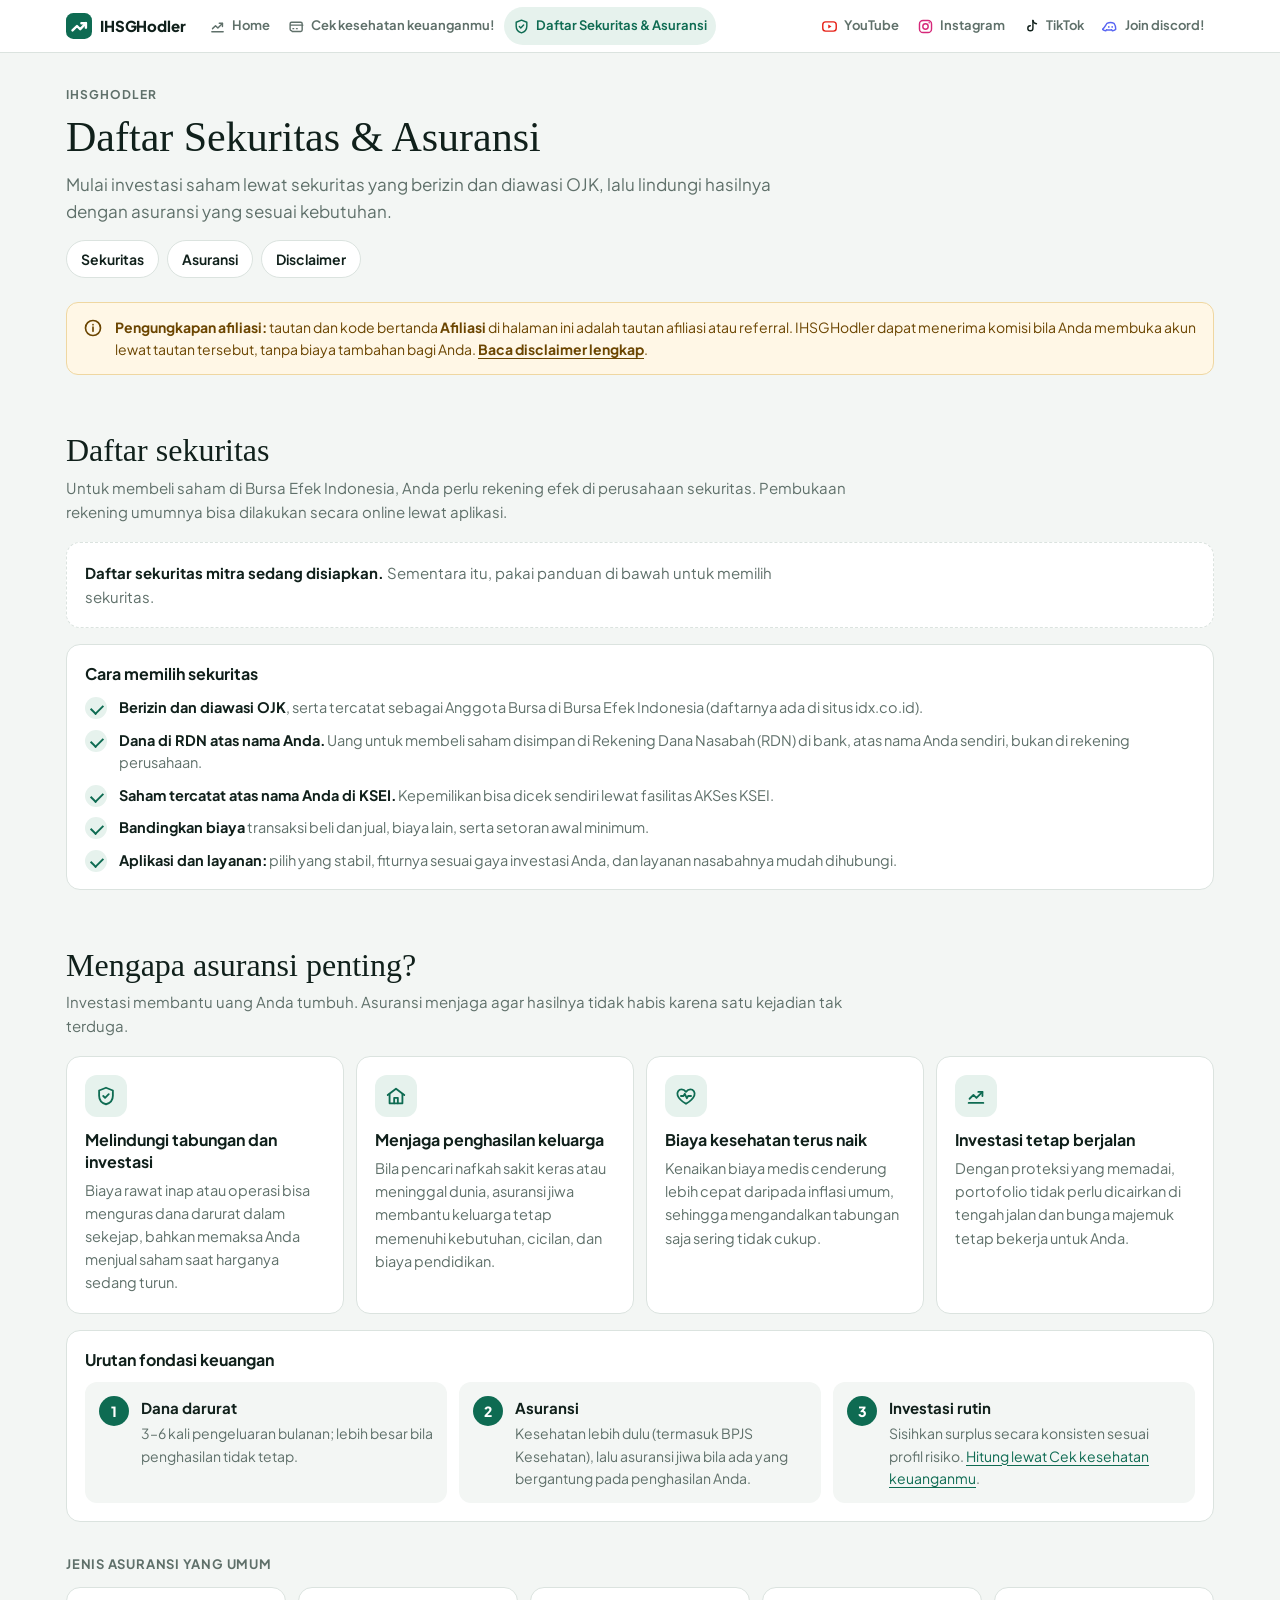
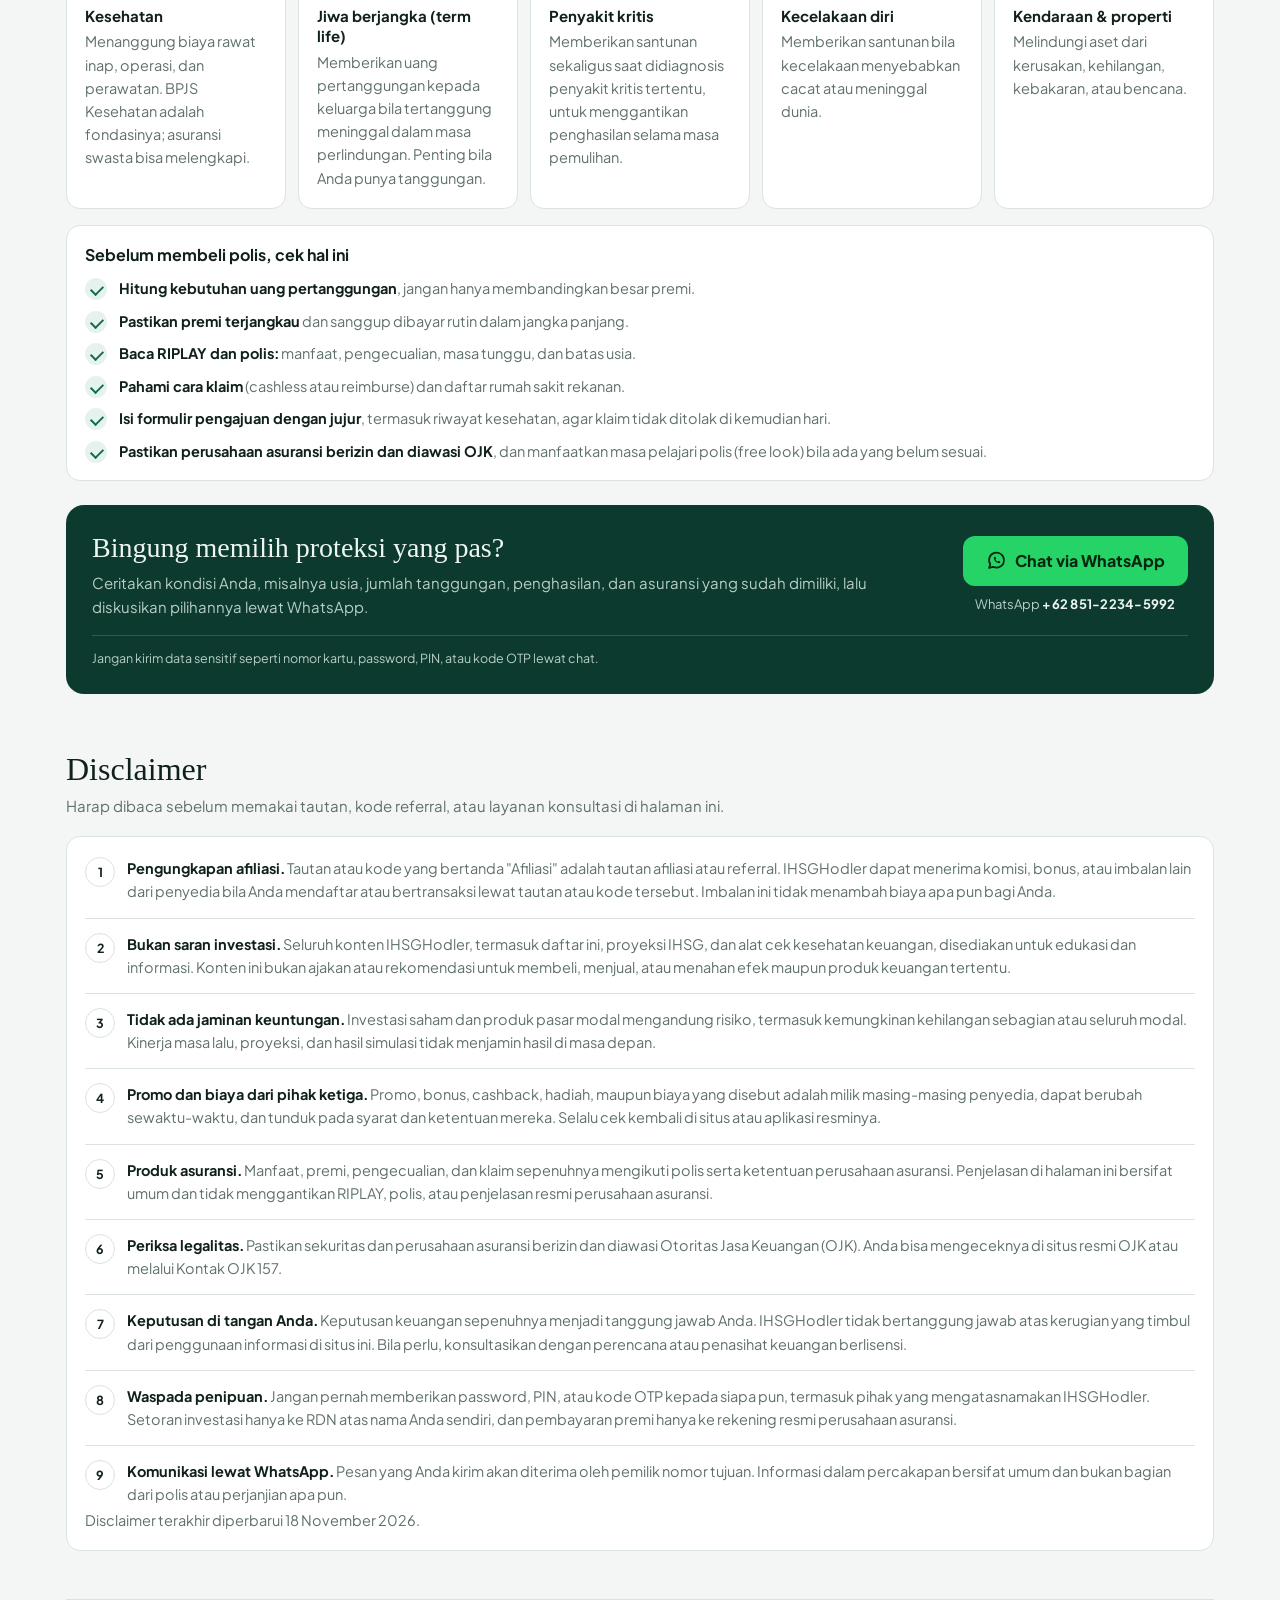
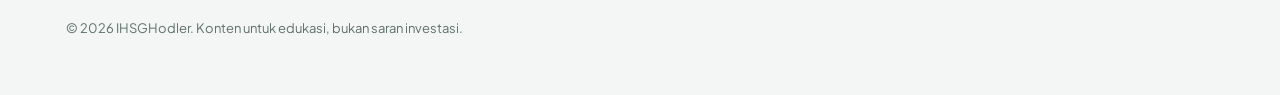
<file: sekuritas-asuransi.html>
<!doctype html>
<html lang="id" data-halaman="sekuritas-asuransi">
<head>
  <meta charset="utf-8">
  <meta name="viewport" content="width=device-width, initial-scale=1, viewport-fit=cover">
  <!-- Judul halaman dan nama menu diatur di pengaturan.js (id "sekuritas-asuransi"); judul di bawah hanya cadangan.
       Daftar sekuritas, link afiliasi, dan nomor WhatsApp juga diatur di pengaturan.js. -->
  <title>Daftar Sekuritas &amp; Asuransi · IHSGHodler</title>
  <meta name="description" content="Daftar sekuritas pilihan IHSGHodler, cara memilih sekuritas, pentingnya asuransi, konsultasi asuransi via WhatsApp, dan disclaimer lengkap.">
  <meta name="theme-color" content="#0e6b52">
  <link rel="preconnect" href="https://fonts.googleapis.com">
  <link rel="preconnect" href="https://fonts.gstatic.com" crossorigin>
  <link rel="stylesheet" href="https://fonts.googleapis.com/css2?family=Plus+Jakarta+Sans:wght@400;500;600;700;800&display=swap">
  <link rel="stylesheet" href="assets/menu-situs.css?v=ecea01ea">
  <style>
    :root {
      --bg: #f3f6f4; --panel: #ffffff; --fg: #10201b; --muted: #5f706a; --line: #dbe3df;
      --accent: #0e6b52; --accent-fg: #ffffff; --soft: #e6f2ed; --step: #f3f6f4;
      --note-bg: #fff7e6; --note-line: #efd7a1; --note-fg: #6b4500;
      --cta-bg: #0d3a2f; --cta-fg: #eef5f2; --cta-muted: #b9cec6; --cta-line: rgba(255, 255, 255, .16);
      --wa: #25d366; --wa-fg: #06260f;
      --serif: Georgia, "Times New Roman", serif;
      --sans: "Plus Jakarta Sans", system-ui, -apple-system, "Segoe UI", Roboto, sans-serif;
      color-scheme: light;
    }
    @media (prefers-color-scheme: dark) {
      :root {
        --bg: #0b1f1a; --panel: #12302a; --fg: #eef5f2; --muted: #9db3ab; --line: #24493f;
        --accent: #6fe3a5; --accent-fg: #06261c; --soft: rgba(111, 227, 165, .13); --step: #0f2722;
        --note-bg: #2b2412; --note-line: #5a4a1b; --note-fg: #f2d48c;
        --cta-bg: #14473a; --cta-fg: #eef5f2; --cta-muted: #acc8bd; --cta-line: rgba(255, 255, 255, .14);
        color-scheme: dark;
      }
    }
    * { box-sizing: border-box; }
    html { scroll-behavior: smooth; }
    body { margin: 0; background: var(--bg); color: var(--fg); font-family: var(--sans); font-size: 15px; line-height: 1.6; -webkit-font-smoothing: antialiased; }
    a { color: var(--accent); text-underline-offset: 3px; }
    :focus-visible { outline: 2px solid var(--accent); outline-offset: 2px; }
    .hal { max-width: 1180px; margin: 0 auto; padding: 32px max(16px, env(safe-area-inset-right, 0px)) 56px max(16px, env(safe-area-inset-left, 0px)); }

    .hero { display: grid; gap: 10px; max-width: 780px; }
    .eyebrow { margin: 0; font-size: 12px; font-weight: 700; letter-spacing: .08em; text-transform: uppercase; color: var(--muted); }
    h1 { margin: 0; font-family: var(--serif); font-weight: 400; font-size: clamp(30px, 5vw, 42px); line-height: 1.12; text-wrap: balance; }
    .lead { margin: 0; max-width: 64ch; font-size: 17px; line-height: 1.55; color: var(--muted); }
    .loncat { display: flex; flex-wrap: wrap; gap: 8px; margin-top: 6px; }
    .loncat a { display: inline-flex; align-items: center; min-height: 38px; padding: 0 14px; border: 1px solid var(--line); border-radius: 999px; background: var(--panel); color: var(--fg); text-decoration: none; font-weight: 650; font-size: 14px; }
    .loncat a:hover { border-color: var(--accent); color: var(--accent); }

    .ungkap { display: flex; gap: 12px; align-items: flex-start; margin-top: 24px; padding: 14px 16px; border: 1px solid var(--note-line); border-radius: 12px; background: var(--note-bg); color: var(--note-fg); font-size: 14px; line-height: 1.55; }
    .ungkap svg { flex: none; width: 20px; height: 20px; margin-top: 1px; }
    .ungkap p { margin: 0; }
    .ungkap a { color: inherit; font-weight: 700; }

    .bagian { margin-top: 56px; scroll-margin-top: 16px; }
    .bagian__kepala { max-width: 780px; margin-bottom: 18px; }
    .bagian__kepala h2 { margin: 0 0 6px; font-family: var(--serif); font-weight: 400; font-size: clamp(25px, 3.6vw, 32px); line-height: 1.2; text-wrap: balance; }
    .bagian__kepala p { margin: 0; color: var(--muted); }
    .subjudul { margin: 32px 0 12px; font-size: 13px; font-weight: 700; letter-spacing: .06em; text-transform: uppercase; color: var(--muted); }

    .kartu { min-width: 0; padding: 18px; border: 1px solid var(--line); border-radius: 14px; background: var(--panel); }
    .kartu h3 { margin: 0 0 6px; font-size: 16px; line-height: 1.35; }
    .kartu p { margin: 0; color: var(--muted); font-size: 14.5px; }
    .panduan { margin-top: 16px; }

    .tombol { display: inline-flex; align-items: center; justify-content: center; gap: 8px; min-height: 44px; padding: 0 18px; border: 1px solid transparent; border-radius: 12px; background: var(--accent); color: var(--accent-fg); text-decoration: none; font-weight: 750; font-size: 15px; white-space: nowrap; }
    .tombol:hover { filter: brightness(1.08); }
    .tombol svg { flex: none; width: 17px; height: 17px; }

    /* sekuritas */
    .grid-sek { display: grid; grid-template-columns: repeat(auto-fill, minmax(min(100%, 270px), 1fr)); gap: 12px; }
    .grid-sek[hidden], .kosong[hidden] { display: none; }
    .sek { display: flex; flex-direction: column; gap: 14px; }
    .sek__atas { display: flex; gap: 12px; align-items: flex-start; }
    .sek__logo { flex: none; width: 46px; height: 46px; display: grid; place-items: center; overflow: hidden; border-radius: 12px; font-weight: 800; font-size: 19px; background: hsl(var(--h) 42% 90%); color: hsl(var(--h) 55% 26%); }
    .sek__logo img { width: 100%; height: 100%; object-fit: contain; background: #fff; }
    @media (prefers-color-scheme: dark) { .sek__logo { background: hsl(var(--h) 30% 24%); color: hsl(var(--h) 70% 84%); } }
    .sek__nama { margin: 0; font-size: 16px; line-height: 1.3; }
    .sek__ket { margin: 3px 0 0; color: var(--muted); font-size: 14px; line-height: 1.5; }
    .lencana { display: inline-block; margin-top: 6px; padding: 1px 8px; border: 1px solid var(--note-line); border-radius: 999px; background: var(--note-bg); color: var(--note-fg); font-size: 11.5px; font-weight: 700; letter-spacing: .02em; }
    .sek__kode { display: flex; flex-wrap: wrap; align-items: center; gap: 8px; padding: 8px 10px; border: 1px dashed var(--line); border-radius: 10px; font-size: 13.5px; color: var(--muted); }
    .sek__kode code { font-family: ui-monospace, SFMono-Regular, Consolas, monospace; font-size: 14px; font-weight: 700; letter-spacing: .04em; color: var(--fg); }
    .salin { margin-left: auto; min-height: 32px; padding: 0 12px; border: 1px solid var(--line); border-radius: 8px; background: var(--panel); color: var(--fg); font: inherit; font-size: 13px; font-weight: 700; cursor: pointer; }
    .salin:hover { border-color: var(--accent); color: var(--accent); }
    .sek .tombol { margin-top: auto; }
    .kosong { display: flex; flex-wrap: wrap; align-items: center; justify-content: space-between; gap: 12px 20px; padding: 18px; border: 1px dashed var(--line); border-radius: 14px; background: var(--panel); }
    .kosong p { margin: 0; max-width: 64ch; color: var(--muted); }
    .kosong b { color: var(--fg); }

    .cek { list-style: none; margin: 12px 0 0; padding: 0; display: grid; gap: 10px; }
    .cek li { position: relative; padding-left: 34px; font-size: 14.5px; line-height: 1.55; color: var(--muted); }
    .cek li b { color: var(--fg); }
    .cek li::before { content: ""; position: absolute; left: 0; top: 1px; width: 22px; height: 22px; border-radius: 50%; background: var(--soft); }
    .cek li::after { content: ""; position: absolute; left: 8px; top: 6px; width: 6px; height: 10px; border: solid var(--accent); border-width: 0 2px 2px 0; transform: rotate(45deg); }

    /* asuransi */
    .grid-alasan { display: grid; grid-template-columns: repeat(auto-fit, minmax(min(100%, 240px), 1fr)); gap: 12px; }
    .alasan__ikon { width: 42px; height: 42px; display: grid; place-items: center; margin-bottom: 12px; border-radius: 12px; background: var(--soft); color: var(--accent); }
    .alasan__ikon svg { width: 22px; height: 22px; }
    .fondasi { margin-top: 16px; }
    .langkah { list-style: none; margin: 12px 0 0; padding: 0; display: grid; grid-template-columns: repeat(3, minmax(0, 1fr)); gap: 12px; }
    .langkah li { display: flex; gap: 12px; align-items: flex-start; padding: 14px; border-radius: 12px; background: var(--step); }
    .langkah__no { flex: none; width: 30px; height: 30px; display: grid; place-items: center; border-radius: 50%; background: var(--accent); color: var(--accent-fg); font-weight: 800; font-size: 14px; }
    .langkah b { display: block; font-size: 15px; }
    .langkah p { margin: 2px 0 0; font-size: 14px; }
    @media (max-width: 760px) { .langkah { grid-template-columns: minmax(0, 1fr); } }
    .grid-jenis { display: grid; grid-template-columns: repeat(auto-fit, minmax(min(100%, 210px), 1fr)); gap: 12px; }
    .jenis h4 { margin: 0 0 4px; font-size: 15px; line-height: 1.35; }

    .cta { margin-top: 24px; display: grid; grid-template-columns: minmax(0, 1fr) auto; align-items: center; gap: 16px 32px; padding: 26px; border-radius: 18px; background: var(--cta-bg); color: var(--cta-fg); }
    .cta h3 { margin: 0 0 6px; font-family: var(--serif); font-weight: 400; font-size: clamp(23px, 3vw, 28px); line-height: 1.2; }
    .cta p { margin: 0; color: var(--cta-muted); }
    .cta__aksi { display: grid; justify-items: center; gap: 8px; }
    .tombol--wa { min-height: 50px; padding: 0 22px; background: var(--wa); color: var(--wa-fg); font-size: 16px; }
    .tombol--wa svg { width: 21px; height: 21px; }
    .cta__nomor { font-size: 13px; color: var(--cta-muted); }
    .cta__nomor b { color: var(--cta-fg); font-weight: 700; letter-spacing: .02em; white-space: nowrap; }
    .cta__privasi { grid-column: 1 / -1; padding-top: 12px; border-top: 1px solid var(--cta-line); font-size: 12.5px; }
    @media (max-width: 680px) { .cta { grid-template-columns: minmax(0, 1fr); padding: 20px; } .cta__aksi { justify-items: stretch; text-align: center; } }

    /* disclaimer */
    .disclaimer ol { list-style: none; margin: 0; padding: 0; counter-reset: d; }
    .disclaimer li { counter-increment: d; position: relative; padding: 14px 0 14px 42px; border-bottom: 1px solid var(--line); font-size: 14.5px; line-height: 1.6; color: var(--muted); }
    .disclaimer li:first-child { padding-top: 2px; }
    .disclaimer li:first-child::before { top: 2px; }
    .disclaimer li:last-child { border-bottom: 0; padding-bottom: 2px; }
    .disclaimer li::before { content: counter(d); position: absolute; left: 0; top: 14px; width: 28px; height: 28px; display: grid; place-items: center; border: 1px solid var(--line); border-radius: 50%; font-size: 12.5px; font-weight: 700; color: var(--fg); }
    .disclaimer li b { color: var(--fg); }
    .diperbarui { margin: 12px 0 0; font-size: 12.5px; color: var(--muted); }

    .kaki { margin-top: 48px; padding-top: 18px; border-top: 1px solid var(--line); font-size: 13px; color: var(--muted); }
    .kaki p { margin: 0; }
    @media (prefers-reduced-motion: reduce) { html { scroll-behavior: auto; } }
  </style>
</head>
<body>
  <!-- Menu situs (nama & tautan di pengaturan.js) -->
  <script src="pengaturan.js?v=609b9a6d"></script>
  <script src="assets/menu-situs.js?v=0d80a92d"></script>

  <main class="hal" id="isi">
    <header class="hero">
      <p class="eyebrow" data-merek>IHSGHodler</p>
      <h1 data-judul-halaman>Daftar Sekuritas &amp; Asuransi</h1>
      <p class="lead">Mulai investasi saham lewat sekuritas yang berizin dan diawasi OJK, lalu lindungi hasilnya dengan asuransi yang sesuai kebutuhan.</p>
      <nav class="loncat" aria-label="Bagian halaman">
        <a href="#sekuritas">Sekuritas</a>
        <a href="#asuransi">Asuransi</a>
        <a href="#disclaimer">Disclaimer</a>
      </nav>
    </header>

    <aside class="ungkap" aria-label="Pengungkapan afiliasi">
      <svg viewBox="0 0 24 24" fill="none" stroke="currentColor" stroke-width="2" stroke-linecap="round" aria-hidden="true"><circle cx="12" cy="12" r="9"/><path d="M12 11v5M12 8h.01"/></svg>
      <p><b>Pengungkapan afiliasi:</b> tautan dan kode bertanda <b>Afiliasi</b> di halaman ini adalah tautan afiliasi atau referral. IHSGHodler dapat menerima komisi bila Anda membuka akun lewat tautan tersebut, tanpa biaya tambahan bagi Anda. <a href="#disclaimer">Baca disclaimer lengkap</a>.</p>
    </aside>

    <!-- ============================== SEKURITAS ============================== -->
    <section class="bagian" id="sekuritas" aria-labelledby="judul-sekuritas">
      <div class="bagian__kepala">
        <h2 id="judul-sekuritas">Daftar sekuritas</h2>
        <p>Untuk membeli saham di Bursa Efek Indonesia, Anda perlu rekening efek di perusahaan sekuritas. Pembukaan rekening umumnya bisa dilakukan secara online lewat aplikasi.</p>
      </div>

      <div class="grid-sek" id="daftar-sekuritas"></div>
      <div class="kosong" id="sekuritas-kosong" hidden>
        <p><b>Daftar sekuritas mitra sedang disiapkan.</b> Sementara itu, pakai panduan di bawah untuk memilih sekuritas.</p>
      </div>
      <noscript><div class="kosong"><p>Aktifkan JavaScript untuk melihat daftar sekuritas.</p></div></noscript>

      <div class="kartu panduan">
        <h3>Cara memilih sekuritas</h3>
        <ul class="cek">
          <li><b>Berizin dan diawasi OJK</b>, serta tercatat sebagai Anggota Bursa di Bursa Efek Indonesia (daftarnya ada di situs idx.co.id).</li>
          <li><b>Dana di RDN atas nama Anda.</b> Uang untuk membeli saham disimpan di Rekening Dana Nasabah (RDN) di bank, atas nama Anda sendiri, bukan di rekening perusahaan.</li>
          <li><b>Saham tercatat atas nama Anda di KSEI.</b> Kepemilikan bisa dicek sendiri lewat fasilitas AKSes KSEI.</li>
          <li><b>Bandingkan biaya</b> transaksi beli dan jual, biaya lain, serta setoran awal minimum.</li>
          <li><b>Aplikasi dan layanan:</b> pilih yang stabil, fiturnya sesuai gaya investasi Anda, dan layanan nasabahnya mudah dihubungi.</li>
        </ul>
      </div>
    </section>

    <!-- ============================== ASURANSI ============================== -->
    <section class="bagian" id="asuransi" aria-labelledby="judul-asuransi">
      <div class="bagian__kepala">
        <h2 id="judul-asuransi">Mengapa asuransi penting?</h2>
        <p>Investasi membantu uang Anda tumbuh. Asuransi menjaga agar hasilnya tidak habis karena satu kejadian tak terduga.</p>
      </div>

      <div class="grid-alasan">
        <article class="kartu">
          <span class="alasan__ikon"><svg viewBox="0 0 24 24" fill="none" stroke="currentColor" stroke-width="2" stroke-linecap="round" stroke-linejoin="round" aria-hidden="true"><path d="M12 3l7.5 3v5.6c0 4.6-3.1 8.1-7.5 9.4-4.4-1.3-7.5-4.8-7.5-9.4V6L12 3z"/><path d="M9 12l2 2 4-4"/></svg></span>
          <h3>Melindungi tabungan dan investasi</h3>
          <p>Biaya rawat inap atau operasi bisa menguras dana darurat dalam sekejap, bahkan memaksa Anda menjual saham saat harganya sedang turun.</p>
        </article>
        <article class="kartu">
          <span class="alasan__ikon"><svg viewBox="0 0 24 24" fill="none" stroke="currentColor" stroke-width="2" stroke-linecap="round" stroke-linejoin="round" aria-hidden="true"><path d="M3 11l9-7 9 7"/><path d="M5 10v10h14V10"/><path d="M10 20v-6h4v6"/></svg></span>
          <h3>Menjaga penghasilan keluarga</h3>
          <p>Bila pencari nafkah sakit keras atau meninggal dunia, asuransi jiwa membantu keluarga tetap memenuhi kebutuhan, cicilan, dan biaya pendidikan.</p>
        </article>
        <article class="kartu">
          <span class="alasan__ikon"><svg viewBox="0 0 24 24" fill="none" stroke="currentColor" stroke-width="2" stroke-linecap="round" stroke-linejoin="round" aria-hidden="true"><path d="M12 20.5s-7.4-4.5-9.1-9.1C1.7 8.1 4 4.8 7.2 4.8c2 0 3.6 1.1 4.8 2.7 1.2-1.6 2.8-2.7 4.8-2.7 3.2 0 5.5 3.3 4.3 6.6-1.7 4.6-9.1 9.1-9.1 9.1z"/><path d="M6.5 12h2.8l1.4-2.4 2.2 4.8 1.4-2.4h3.2"/></svg></span>
          <h3>Biaya kesehatan terus naik</h3>
          <p>Kenaikan biaya medis cenderung lebih cepat daripada inflasi umum, sehingga mengandalkan tabungan saja sering tidak cukup.</p>
        </article>
        <article class="kartu">
          <span class="alasan__ikon"><svg viewBox="0 0 24 24" fill="none" stroke="currentColor" stroke-width="2" stroke-linecap="round" stroke-linejoin="round" aria-hidden="true"><path d="M4 19.5h16"/><path d="M5 15l4.2-4.2 3.3 3.3L19 7.6"/><path d="M14.5 7.5H19V12"/></svg></span>
          <h3>Investasi tetap berjalan</h3>
          <p>Dengan proteksi yang memadai, portofolio tidak perlu dicairkan di tengah jalan dan bunga majemuk tetap bekerja untuk Anda.</p>
        </article>
      </div>

      <div class="kartu fondasi">
        <h3>Urutan fondasi keuangan</h3>
        <ol class="langkah">
          <li><span class="langkah__no">1</span><div><b>Dana darurat</b><p>3–6 kali pengeluaran bulanan; lebih besar bila penghasilan tidak tetap.</p></div></li>
          <li><span class="langkah__no">2</span><div><b>Asuransi</b><p>Kesehatan lebih dulu (termasuk BPJS Kesehatan), lalu asuransi jiwa bila ada yang bergantung pada penghasilan Anda.</p></div></li>
          <li><span class="langkah__no">3</span><div><b>Investasi rutin</b><p>Sisihkan surplus secara konsisten sesuai profil risiko. <a data-menu="cek-keuangan" href="cek-keuangan.html">Hitung lewat Cek kesehatan keuanganmu</a>.</p></div></li>
        </ol>
      </div>

      <h3 class="subjudul">Jenis asuransi yang umum</h3>
      <div class="grid-jenis">
        <article class="kartu jenis"><h4>Kesehatan</h4><p>Menanggung biaya rawat inap, operasi, dan perawatan. BPJS Kesehatan adalah fondasinya; asuransi swasta bisa melengkapi.</p></article>
        <article class="kartu jenis"><h4>Jiwa berjangka (term life)</h4><p>Memberikan uang pertanggungan kepada keluarga bila tertanggung meninggal dalam masa perlindungan. Penting bila Anda punya tanggungan.</p></article>
        <article class="kartu jenis"><h4>Penyakit kritis</h4><p>Memberikan santunan sekaligus saat didiagnosis penyakit kritis tertentu, untuk menggantikan penghasilan selama masa pemulihan.</p></article>
        <article class="kartu jenis"><h4>Kecelakaan diri</h4><p>Memberikan santunan bila kecelakaan menyebabkan cacat atau meninggal dunia.</p></article>
        <article class="kartu jenis"><h4>Kendaraan &amp; properti</h4><p>Melindungi aset dari kerusakan, kehilangan, kebakaran, atau bencana.</p></article>
      </div>

      <div class="kartu panduan">
        <h3>Sebelum membeli polis, cek hal ini</h3>
        <ul class="cek">
          <li><b>Hitung kebutuhan uang pertanggungan</b>, jangan hanya membandingkan besar premi.</li>
          <li><b>Pastikan premi terjangkau</b> dan sanggup dibayar rutin dalam jangka panjang.</li>
          <li><b>Baca RIPLAY dan polis:</b> manfaat, pengecualian, masa tunggu, dan batas usia.</li>
          <li><b>Pahami cara klaim</b> (cashless atau reimburse) dan daftar rumah sakit rekanan.</li>
          <li><b>Isi formulir pengajuan dengan jujur</b>, termasuk riwayat kesehatan, agar klaim tidak ditolak di kemudian hari.</li>
          <li><b>Pastikan perusahaan asuransi berizin dan diawasi OJK</b>, dan manfaatkan masa pelajari polis (free look) bila ada yang belum sesuai.</li>
        </ul>
      </div>

      <div class="cta" id="konsultasi">
        <div>
          <h3>Bingung memilih proteksi yang pas?</h3>
          <p>Ceritakan kondisi Anda, misalnya usia, jumlah tanggungan, penghasilan, dan asuransi yang sudah dimiliki, lalu diskusikan pilihannya lewat WhatsApp.</p>
        </div>
        <div class="cta__aksi">
          <a class="tombol tombol--wa" data-wa href="https://wa.me/6285122345992?text=Halo%20IHSGHodler%2C%20saya%20ingin%20konsultasi%20soal%20asuransi." target="_blank" rel="noopener">
            <svg viewBox="0 0 24 24" fill="none" stroke="currentColor" stroke-width="2" stroke-linecap="round" stroke-linejoin="round" aria-hidden="true"><path d="M20.5 11.6a8.5 8.5 0 01-12.4 7.6L3.5 20.5l1.4-4.3a8.5 8.5 0 1115.6-4.6z"/><path d="M9 8.5c0 3.6 2.9 6.5 6.5 6.5l1-1.6-2-1-1 .9a5 5 0 01-2.8-2.8l.9-1-1-2-1.6 1z" fill="currentColor" stroke="none"/></svg>
            Chat via WhatsApp
          </a>
          <span class="cta__nomor">WhatsApp <b data-wa-nomor>+62 851-2234-5992</b></span>
        </div>
        <p class="cta__privasi">Jangan kirim data sensitif seperti nomor kartu, password, PIN, atau kode OTP lewat chat.</p>
      </div>
    </section>

    <!-- ============================== DISCLAIMER ============================== -->
    <section class="bagian" id="disclaimer" aria-labelledby="judul-disclaimer">
      <div class="bagian__kepala">
        <h2 id="judul-disclaimer">Disclaimer</h2>
        <p>Harap dibaca sebelum memakai tautan, kode referral, atau layanan konsultasi di halaman ini.</p>
      </div>
      <div class="kartu disclaimer">
        <ol>
          <li><b>Pengungkapan afiliasi.</b> Tautan atau kode yang bertanda "Afiliasi" adalah tautan afiliasi atau referral. IHSGHodler dapat menerima komisi, bonus, atau imbalan lain dari penyedia bila Anda mendaftar atau bertransaksi lewat tautan atau kode tersebut. Imbalan ini tidak menambah biaya apa pun bagi Anda.</li>
          <li><b>Bukan saran investasi.</b> Seluruh konten IHSGHodler, termasuk daftar ini, proyeksi IHSG, dan alat cek kesehatan keuangan, disediakan untuk edukasi dan informasi. Konten ini bukan ajakan atau rekomendasi untuk membeli, menjual, atau menahan efek maupun produk keuangan tertentu.</li>
          <li><b>Tidak ada jaminan keuntungan.</b> Investasi saham dan produk pasar modal mengandung risiko, termasuk kemungkinan kehilangan sebagian atau seluruh modal. Kinerja masa lalu, proyeksi, dan hasil simulasi tidak menjamin hasil di masa depan.</li>
          <li><b>Promo dan biaya dari pihak ketiga.</b> Promo, bonus, cashback, hadiah, maupun biaya yang disebut adalah milik masing-masing penyedia, dapat berubah sewaktu-waktu, dan tunduk pada syarat dan ketentuan mereka. Selalu cek kembali di situs atau aplikasi resminya.</li>
          <li><b>Produk asuransi.</b> Manfaat, premi, pengecualian, dan klaim sepenuhnya mengikuti polis serta ketentuan perusahaan asuransi. Penjelasan di halaman ini bersifat umum dan tidak menggantikan RIPLAY, polis, atau penjelasan resmi perusahaan asuransi.</li>
          <li><b>Periksa legalitas.</b> Pastikan sekuritas dan perusahaan asuransi berizin dan diawasi Otoritas Jasa Keuangan (OJK). Anda bisa mengeceknya di situs resmi OJK atau melalui Kontak OJK 157.</li>
          <li><b>Keputusan di tangan Anda.</b> Keputusan keuangan sepenuhnya menjadi tanggung jawab Anda. IHSGHodler tidak bertanggung jawab atas kerugian yang timbul dari penggunaan informasi di situs ini. Bila perlu, konsultasikan dengan perencana atau penasihat keuangan berlisensi.</li>
          <li><b>Waspada penipuan.</b> Jangan pernah memberikan password, PIN, atau kode OTP kepada siapa pun, termasuk pihak yang mengatasnamakan IHSGHodler. Setoran investasi hanya ke RDN atas nama Anda sendiri, dan pembayaran premi hanya ke rekening resmi perusahaan asuransi.</li>
          <li><b>Komunikasi lewat WhatsApp.</b> Pesan yang Anda kirim akan diterima oleh pemilik nomor tujuan. Informasi dalam percakapan bersifat umum dan bukan bagian dari polis atau perjanjian apa pun.</li>
        </ol>
        <p class="diperbarui">Disclaimer terakhir diperbarui 18 November 2026.</p>
      </div>
    </section>

    <footer class="kaki">
      <p>&copy; <span data-tahun>2026</span> <span data-merek>IHSGHodler</span>. Konten untuk edukasi, bukan saran investasi.</p>
    </footer>
  </main>

  <script>
  /* Isi halaman dari pengaturan.js: daftar sekuritas, nomor WhatsApp, dan tautan menu. */
  (function () {
    'use strict';
    var S = window.IHSG_SITUS || {};
    var IKON_LUAR = '<svg viewBox="0 0 24 24" fill="none" stroke="currentColor" stroke-width="2" stroke-linecap="round" stroke-linejoin="round" aria-hidden="true">' +
      '<path d="M14 4h6v6"/><path d="M20 4l-9 9"/><path d="M19 14v5a1 1 0 01-1 1H5a1 1 0 01-1-1V6a1 1 0 011-1h5"/></svg>';

    function esc(t) {
      return String(t == null ? '' : t).replace(/[&<>"']/g, function (c) {
        return { '&': '&amp;', '<': '&lt;', '>': '&gt;', '"': '&quot;', "'": '&#39;' }[c];
      });
    }
    function semua(sel, fn) { Array.prototype.forEach.call(document.querySelectorAll(sel), fn); }
    function amanUrl(u) { return /^https?:\/\//i.test(String(u || '').trim()); }

    // Tautan yang mengikuti pengaturan menu: <a data-menu="id-menu">
    var menu = Array.isArray(S.menu) ? S.menu : [];
    semua('[data-menu]', function (a) {
      var id = a.getAttribute('data-menu');
      for (var i = 0; i < menu.length; i++) {
        if (menu[i] && menu[i].id === id && menu[i].url) { a.href = menu[i].url; break; }
      }
    });

    // WhatsApp
    var K = S.kontak || {};
    var nomor = String(K.whatsapp || '').replace(/\D/g, '');
    if (nomor) {
      var href = 'https://wa.me/' + nomor + (K.pesanAsuransi ? '?text=' + encodeURIComponent(K.pesanAsuransi) : '');
      semua('[data-wa]', function (a) { a.href = href; });
      semua('[data-wa-nomor]', function (el) { el.textContent = formatNomor(nomor); });
    }
    function formatNomor(n) {
      if (n.indexOf('62') !== 0) return '+' + n;
      var r = n.slice(2);
      return '+62 ' + [r.slice(0, 3), r.slice(3, 7), r.slice(7)].filter(Boolean).join('-');
    }

    semua('[data-tahun]', function (el) { el.textContent = new Date().getFullYear(); });

    // Daftar sekuritas: hanya yang link-nya sudah diisi.
    var daftar = (Array.isArray(S.sekuritas) ? S.sekuritas : []).filter(function (s) { return s && s.nama && amanUrl(s.link); });
    var wadah = document.getElementById('daftar-sekuritas');
    var kosong = document.getElementById('sekuritas-kosong');

    function rona(nama) {
      var h = 0;
      for (var i = 0; i < nama.length; i++) h = (h * 31 + nama.charCodeAt(i)) % 360;
      return h;
    }
    function kartu(s) {
      var logo = amanUrl(s.logo) ? '<img src="' + esc(s.logo) + '" alt="" loading="lazy">' : esc(String(s.nama).trim().charAt(0).toUpperCase());
      return '<article class="kartu sek">' +
        '<div class="sek__atas"><span class="sek__logo" style="--h:' + rona(String(s.nama)) + '">' + logo + '</span>' +
        '<div><h3 class="sek__nama">' + esc(s.nama) + '</h3>' +
        (s.ket ? '<p class="sek__ket">' + esc(s.ket) + '</p>' : '') +
        (s.afiliasi ? '<span class="lencana">Afiliasi</span>' : '') + '</div></div>' +
        (s.kodeReferral ? '<div class="sek__kode">Kode referral <code>' + esc(s.kodeReferral) + '</code>' +
          '<button type="button" class="salin" data-salin="' + esc(s.kodeReferral) + '" aria-label="Salin kode referral ' + esc(s.nama) + '">Salin</button></div>' : '') +
        '<a class="tombol" href="' + esc(String(s.link).trim()) + '" target="_blank" rel="noopener' + (s.afiliasi ? ' sponsored' : '') + '">' +
        esc(s.tombol || 'Buka akun') + IKON_LUAR + '</a>' +
        '</article>';
    }

    if (!daftar.length) {
      wadah.hidden = true;
      kosong.hidden = false;
    } else {
      wadah.innerHTML = daftar.map(kartu).join('');
    }

    function salinLama(teks) {
      return new Promise(function (ok, gagal) {
        var t = document.createElement('textarea');
        t.value = teks;
        t.setAttribute('readonly', '');
        t.style.position = 'fixed';
        t.style.top = '0';
        t.style.opacity = '0';
        document.body.appendChild(t);
        t.select();
        try { if (document.execCommand('copy')) ok(); else gagal(); } catch (e) { gagal(e); }
        document.body.removeChild(t);
      });
    }
    function salin(teks) {
      if (navigator.clipboard && window.isSecureContext) {
        return navigator.clipboard.writeText(teks).catch(function () { return salinLama(teks); });
      }
      return salinLama(teks);
    }
    wadah.addEventListener('click', function (e) {
      var b = e.target.closest ? e.target.closest('[data-salin]') : null;
      if (!b) return;
      salin(b.getAttribute('data-salin')).then(function () {
        b.textContent = 'Tersalin ✓';
        setTimeout(function () { b.textContent = 'Salin'; }, 1800);
      }, function () {
        // Peramban menolak akses papan klip: sorot kodenya agar bisa disalin manual.
        var kode = b.parentNode && b.parentNode.querySelector('code');
        if (kode && window.getSelection) {
          var r = document.createRange();
          r.selectNodeContents(kode);
          var sel = window.getSelection();
          sel.removeAllRanges();
          sel.addRange(r);
        }
        b.textContent = 'Salin manual';
      });
    });
  })();
  </script>
</body>
</html>
</file>
<file: assets/menu-situs.css>
/* =============================================================================
   Menu situs IHSGHodler: pop-up sambutan + menu ringkas di paling atas.
   Semua kelas berawalan .ms- dan semua warna berawalan --ms- agar tidak
   bentrok dengan gaya halaman (dashboard, Tailwind, dll).
   Lebar isi menu bisa disesuaikan per halaman lewat --ms-lebar dan --ms-tepi.
   ============================================================================= */
:root {
  --ms-font: "Plus Jakarta Sans", "Inter", system-ui, -apple-system, "Segoe UI", Roboto, sans-serif;
  --ms-bg: #ffffff;
  --ms-fg: #10201b;
  --ms-muted: #5f706a;
  --ms-line: #dbe3df;
  --ms-accent: #0e6b52;
  --ms-accent-fg: #ffffff;
  --ms-soft: #e6f2ed;
  --ms-hover: #f1f5f3;
  --ms-card: #ffffff;
  --ms-card-line: #e1e8e5;
  --ms-shadow: 0 24px 64px rgba(8, 28, 22, .30);
  --ms-backdrop: rgba(9, 24, 20, .58);
  --ms-yt: #e62117;
  --ms-ig: #d6287a;
  --ms-tt: #10201b;
  --ms-dc: #5865f2;
}
@media (prefers-color-scheme: dark) {
  :root:not([data-tema="terang"]) {
    --ms-bg: #0f2a24;
    --ms-fg: #eef5f2;
    --ms-muted: #9db3ab;
    --ms-line: #22463d;
    --ms-accent: #6fe3a5;
    --ms-accent-fg: #06261c;
    --ms-soft: rgba(111, 227, 165, .14);
    --ms-hover: rgba(255, 255, 255, .06);
    --ms-card: #12302a;
    --ms-card-line: #285046;
    --ms-shadow: 0 24px 64px rgba(0, 0, 0, .55);
    --ms-backdrop: rgba(2, 10, 8, .72);
    --ms-yt: #ff6b61;
    --ms-ig: #ff7ab8;
    --ms-tt: #eef5f2;
    --ms-dc: #8f99ff;
  }
}

.ms-bar, .ms-bar *, .ms-lapis, .ms-lapis * { box-sizing: border-box; }
.ms-bar svg, .ms-lapis svg { display: block; flex: none; }

/* ---------------------------------------------------------------- menu ringkas */
.ms-bar {
  position: relative;
  z-index: 30;
  background: var(--ms-bg);
  color: var(--ms-fg);
  border-bottom: 1px solid var(--ms-line);
  font-family: var(--ms-font);
  font-size: 13px;
  line-height: 1.2;
  -webkit-font-smoothing: antialiased;
}
.ms-bar[hidden] { display: none !important; }
.ms-bar__isi {
  max-width: var(--ms-lebar, 1180px);
  margin: 0 auto;
  min-height: 52px;
  display: flex;
  align-items: center;
  gap: 8px;
  padding: 6px max(var(--ms-tepi, 16px), env(safe-area-inset-right, 0px)) 6px max(var(--ms-tepi, 16px), env(safe-area-inset-left, 0px));
  transition: opacity .28s ease;
}
.ms-bar--baru .ms-bar__isi { opacity: 0; transition: none; }

.ms-merek {
  flex: none;
  display: inline-flex;
  align-items: center;
  gap: 8px;
  padding: 4px 6px 4px 0;
  border-radius: 10px;
  color: var(--ms-fg);
  text-decoration: none;
  font-weight: 800;
  font-size: 15px;
  letter-spacing: -.01em;
  white-space: nowrap;
}
.ms-logo { width: 26px; height: 26px; }
.ms-logo__dasar { fill: var(--ms-accent); }
.ms-logo__garis { fill: none; stroke: var(--ms-accent-fg); stroke-width: 3; stroke-linecap: round; stroke-linejoin: round; }

.ms-daftar {
  position: relative;
  flex: 1 1 auto;
  min-width: 0;
  display: flex;
  align-items: center;
  gap: 0;
  margin: 0;
  padding: 0;
  list-style: none;
  overflow-x: auto;
  overscroll-behavior-x: contain;
  scrollbar-width: none;
  -webkit-overflow-scrolling: touch;
}
.ms-daftar::-webkit-scrollbar { display: none; }
.ms-daftar.is-kanan { -webkit-mask-image: linear-gradient(90deg, #000 calc(100% - 36px), transparent); mask-image: linear-gradient(90deg, #000 calc(100% - 36px), transparent); }
.ms-daftar.is-kiri { -webkit-mask-image: linear-gradient(90deg, transparent, #000 36px); mask-image: linear-gradient(90deg, transparent, #000 36px); }
.ms-daftar.is-kiri.is-kanan { -webkit-mask-image: linear-gradient(90deg, transparent, #000 36px, #000 calc(100% - 36px), transparent); mask-image: linear-gradient(90deg, transparent, #000 36px, #000 calc(100% - 36px), transparent); }

.ms-li { flex: none; display: flex; margin: 0; padding: 0; }
.ms-li:not(.is-luar) + .is-luar { margin-left: auto; }
.ms-item {
  display: inline-flex;
  align-items: center;
  gap: 6px;
  min-height: 38px;
  padding: 0 9px;
  border-radius: 999px;
  background: transparent;
  color: var(--ms-muted);
  text-decoration: none;
  font-weight: 650;
  white-space: nowrap;
  transition: background-color .15s ease, color .15s ease;
}
.ms-item:hover { background: var(--ms-hover); color: var(--ms-fg); }
.ms-item.is-aktif { background: var(--ms-soft); color: var(--ms-accent); }
.ms-item:focus-visible, .ms-merek:focus-visible { outline: 2px solid var(--ms-accent); outline-offset: -2px; }
.ms-ikon { width: 17px; height: 17px; }
.ms-i-youtube .ms-ikon { color: var(--ms-yt); }
.ms-i-instagram .ms-ikon { color: var(--ms-ig); }
.ms-i-tiktok .ms-ikon { color: var(--ms-tt); }
.ms-i-discord .ms-ikon { color: var(--ms-dc); }

/* Layar sedang dan kecil: logo disembunyikan (menu "Home" sudah ada) agar ketujuh menu muat. */
@media (max-width: 1099px) {
  .ms-merek { display: none; }
  .ms-li:not(.is-luar) + .is-luar { margin-left: 4px; padding-left: 5px; border-left: 1px solid var(--ms-line); }
}
/* HP: menu bersusun sehingga ketujuh menu langsung terlihat tanpa perlu digeser. */
@media (max-width: 640px) {
  .ms-bar__isi {
    min-height: 0;
    padding: 8px max(10px, env(safe-area-inset-right, 0px)) 8px max(10px, env(safe-area-inset-left, 0px));
  }
  .ms-daftar, .ms-daftar.is-kiri, .ms-daftar.is-kanan, .ms-daftar.is-kiri.is-kanan {
    flex-wrap: wrap; gap: 5px 4px; overflow: visible; -webkit-mask-image: none; mask-image: none;
  }
  .ms-li:not(.is-luar) + .is-luar { margin-left: 0; padding-left: 0; border-left: 0; }
  .ms-item { min-height: 34px; padding: 0 8px; border: 1px solid var(--ms-line); font-size: 12.5px; gap: 5px; }
  .ms-item.is-aktif { border-color: transparent; }
  .ms-ikon { width: 15px; height: 15px; }
}

/* ---------------------------------------------------------------- pop-up */
html.ms-kunci { overflow: hidden !important; scrollbar-gutter: stable; }

.ms-lapis {
  position: fixed;
  inset: 0;
  z-index: 1000;
  display: flex;
  align-items: center;
  justify-content: center;
  padding: 16px;
  font-family: var(--ms-font);
  color: var(--ms-fg);
  line-height: 1.4;
  -webkit-font-smoothing: antialiased;
}
.ms-lapis__latar {
  position: absolute;
  inset: 0;
  background: var(--ms-backdrop);
  -webkit-backdrop-filter: blur(4px);
  backdrop-filter: blur(4px);
  animation: ms-pudar-masuk .25s ease both;
}
.ms-pop {
  position: relative;
  width: min(100%, 520px);
  max-height: calc(100vh - 32px);
  max-height: calc(100dvh - 32px);
  overflow-y: auto;
  overscroll-behavior: contain;
  padding: 22px 20px 16px;
  background: var(--ms-card);
  border: 1px solid var(--ms-card-line);
  border-radius: 20px;
  box-shadow: var(--ms-shadow);
  animation: ms-pop-masuk .32s cubic-bezier(.2, .8, .2, 1) both;
}
.ms-pop:focus { outline: none; }

.ms-pop__x {
  position: absolute;
  top: 10px;
  right: 10px;
  width: 40px;
  height: 40px;
  display: grid;
  place-items: center;
  padding: 0;
  border: 0;
  border-radius: 50%;
  background: transparent;
  color: var(--ms-muted);
  cursor: pointer;
}
.ms-pop__x:hover { background: var(--ms-hover); color: var(--ms-fg); }
.ms-pop__x .ms-ikon { width: 20px; height: 20px; }

.ms-pop__merek {
  display: flex;
  align-items: center;
  gap: 8px;
  margin: 0;
  font-weight: 800;
  font-size: 14px;
  color: var(--ms-accent);
  letter-spacing: -.01em;
}
.ms-pop__merek .ms-logo { width: 24px; height: 24px; }
.ms-pop__judul {
  margin: 12px 0 0;
  padding: 0 32px 0 0;
  font-family: var(--ms-font);
  font-size: 22px;
  line-height: 1.25;
  font-weight: 800;
  letter-spacing: -.015em;
  color: var(--ms-fg);
  text-wrap: balance;
}
.ms-pop__teks { margin: 6px 0 0; font-size: 14.5px; line-height: 1.5; color: var(--ms-muted); }

.ms-pop__hal { list-style: none; display: grid; gap: 8px; margin: 16px 0 0; padding: 0; }
.ms-pop__hal li, .ms-pop__sos li { margin: 0; padding: 0; }
.ms-pop__kartu {
  display: flex;
  align-items: center;
  gap: 12px;
  padding: 11px 12px;
  border: 1px solid var(--ms-card-line);
  border-radius: 14px;
  background: var(--ms-card);
  color: var(--ms-fg);
  text-decoration: none;
  transition: border-color .15s ease, background-color .15s ease;
}
.ms-pop__kartu:hover, .ms-pop__kartu.is-aktif { border-color: var(--ms-accent); background: var(--ms-soft); }
.ms-pop__ikon {
  flex: none;
  width: 40px;
  height: 40px;
  display: grid;
  place-items: center;
  border-radius: 12px;
  background: var(--ms-soft);
  color: var(--ms-accent);
}
.ms-pop__kartu.is-aktif .ms-pop__ikon { background: var(--ms-accent); color: var(--ms-accent-fg); }
.ms-pop__ikon .ms-ikon { width: 20px; height: 20px; }
.ms-pop__label { flex: 1 1 auto; min-width: 0; display: grid; gap: 2px; }
.ms-pop__label b { font-size: 15px; font-weight: 750; line-height: 1.3; }
.ms-pop__label small { font-size: 12.5px; line-height: 1.35; color: var(--ms-muted); }
.ms-pop__panah { color: var(--ms-muted); }
.ms-pop__disini {
  flex: none;
  padding: 3px 8px;
  border-radius: 999px;
  background: var(--ms-card);
  color: var(--ms-accent);
  border: 1px solid var(--ms-accent);
  font-size: 11px;
  font-weight: 700;
  white-space: nowrap;
}

.ms-pop__sub {
  margin: 16px 0 0;
  font-size: 11.5px;
  font-weight: 700;
  letter-spacing: .07em;
  text-transform: uppercase;
  color: var(--ms-muted);
}
.ms-pop__sos { list-style: none; display: grid; grid-template-columns: repeat(2, minmax(0, 1fr)); gap: 8px; margin: 8px 0 0; padding: 0; }
.ms-pop__sosial {
  display: flex;
  align-items: center;
  justify-content: center;
  gap: 8px;
  min-height: 44px;
  padding: 0 10px;
  border: 1px solid var(--ms-card-line);
  border-radius: 12px;
  background: var(--ms-card);
  color: var(--ms-fg);
  text-decoration: none;
  font-weight: 700;
  font-size: 14px;
  white-space: nowrap;
  transition: border-color .15s ease, background-color .15s ease;
}
.ms-pop__sosial:hover { background: var(--ms-hover); border-color: var(--ms-muted); }
.ms-pop__sosial .ms-ikon { width: 19px; height: 19px; }

.ms-pop__lanjut {
  width: 100%;
  min-height: 46px;
  margin-top: 16px;
  padding: 0 16px;
  border: 0;
  border-radius: 12px;
  background: var(--ms-accent);
  color: var(--ms-accent-fg);
  font-family: var(--ms-font);
  font-size: 15px;
  font-weight: 750;
  cursor: pointer;
  transition: filter .15s ease;
}
.ms-pop__lanjut:hover { filter: brightness(1.08); }
.ms-pop__catatan { margin: 10px 0 0; font-size: 12px; line-height: 1.45; color: var(--ms-muted); text-align: center; }

.ms-pop a:focus-visible, .ms-pop button:focus-visible { outline: 2px solid var(--ms-accent); outline-offset: 2px; }

/* "Hantu" yang melipat pop-up menjadi menu ringkas saat ditutup. */
.ms-hantu {
  position: absolute;
  background: var(--ms-bg);
  border: 1px solid var(--ms-line);
  box-shadow: 0 6px 24px rgba(0, 0, 0, .12);
  pointer-events: none;
}

@keyframes ms-pudar-masuk { from { opacity: 0; } to { opacity: 1; } }
@keyframes ms-pop-masuk { from { opacity: 0; transform: translateY(10px) scale(.97); } to { opacity: 1; transform: none; } }

@media (max-width: 420px) {
  .ms-pop { padding: 18px 14px 14px; border-radius: 18px; }
  .ms-pop__judul { font-size: 20px; }
  .ms-pop__sosial { font-size: 13.5px; }
}
@media (prefers-reduced-motion: reduce) {
  .ms-lapis__latar, .ms-pop { animation: none; }
  .ms-bar__isi, .ms-item, .ms-pop__kartu, .ms-pop__sosial { transition: none; }
}
@media print {
  .ms-bar, .ms-lapis { display: none !important; }
}
</file>
